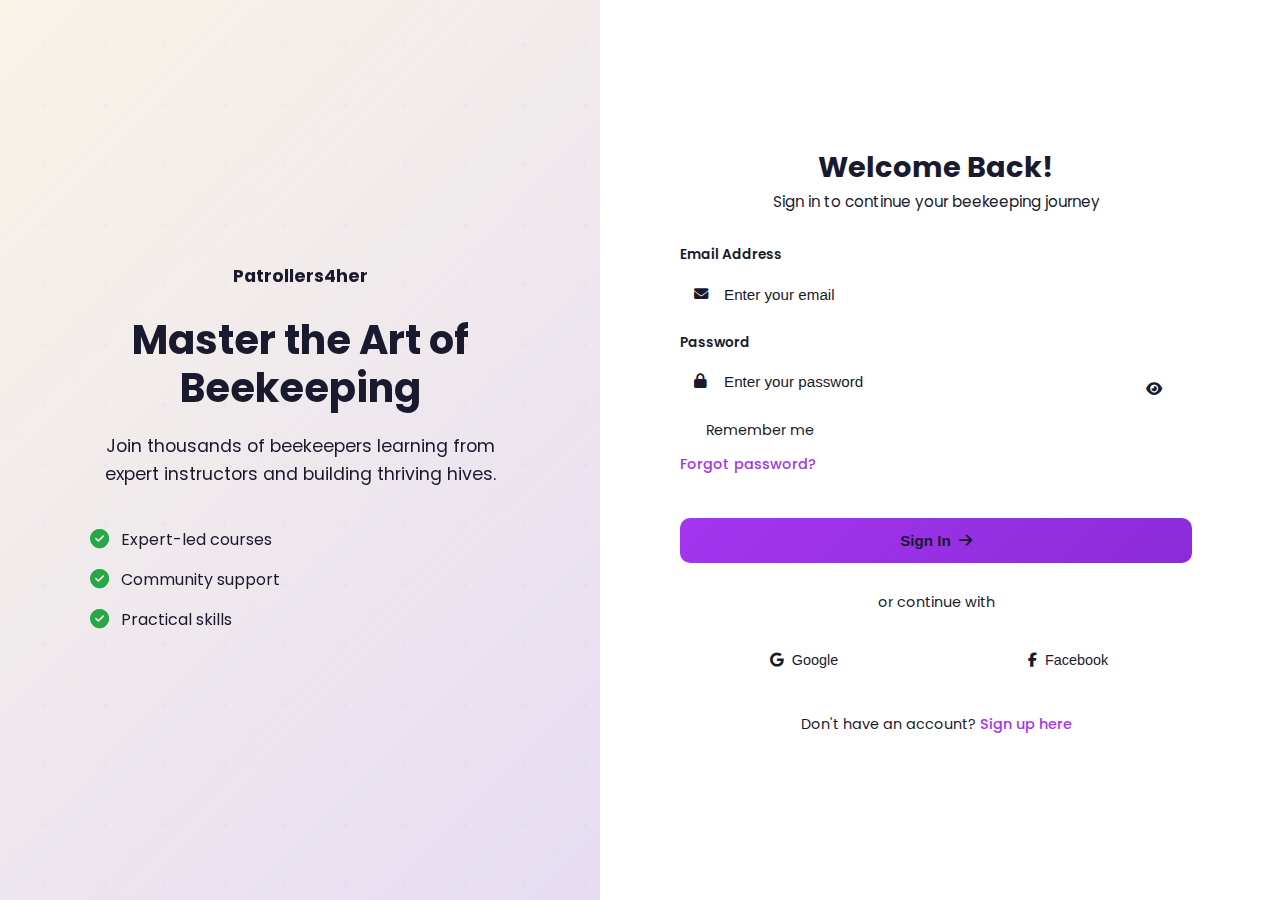
<file: login.html>
<!DOCTYPE html>
<html lang="en">
<head>
    <meta charset="UTF-8">
    <meta name="viewport" content="width=device-width, initial-scale=1.0">
    <title>Patrollers4her</title>

    <!-- Favicon -->
    <link rel="icon" type="image/jpeg" href="images/favicon.jpeg">
    <link rel="shortcut icon" type="image/jpeg" href="images/favicon.jpeg">
    <link rel="apple-touch-icon" href="images/favicon.jpeg">
    <link rel="icon" sizes="32x32" type="image/jpeg" href="images/favicon.jpeg">
    <link rel="icon" sizes="16x16" type="image/jpeg" href="images/favicon.jpeg">

    <link rel="preconnect" href="https://fonts.googleapis.com">
    <link rel="preconnect" href="https://fonts.gstatic.com" crossorigin>
    <link href="https://fonts.googleapis.com/css2?family=Poppins:wght@300;400;500;600;700&display=swap" rel="stylesheet">
    <link rel="stylesheet" href="https://cdnjs.cloudflare.com/ajax/libs/font-awesome/6.4.0/css/all.min.css">
    <link rel="stylesheet" href="css/design-system.css">
    <link rel="stylesheet" href="css/auth.css">
</head>
<body>
    <div class="auth-container">
        <!-- Background Pattern -->
        <div class="background-pattern">
            <div class="honeycomb-pattern"></div>
        </div>

        <!-- Left Side - Image -->
        <div class="auth-image">
            <div class="image-overlay">
                <div class="brand-content">
                    <div class="logo">
                        <!-- <i class="fas fa-graduation-cap"></i> -->
                        <span>Patrollers4her</span>
                    </div>
                    <h1>Master the Art of Beekeeping</h1>
                    <p>Join thousands of beekeepers learning from expert instructors and building thriving hives.</p>
                    <div class="features">
                        <div class="feature">
                            <i class="fas fa-check-circle"></i>
                            <span>Expert-led courses</span>
                        </div>
                        <div class="feature">
                            <i class="fas fa-check-circle"></i>
                            <span>Community support</span>
                        </div>
                        <div class="feature">
                            <i class="fas fa-check-circle"></i>
                            <span>Practical skills</span>
                        </div>
                    </div>
                </div>
            </div>
        </div>

        <!-- Right Side - Login Form -->
        <div class="auth-form">
            <div class="form-container">
                <div class="form-header">
                    <h2>Welcome Back!</h2>
                    <p>Sign in to continue your beekeeping journey</p>
                </div>

                <form class="login-form" id="loginForm">
                    <div class="form-group">
                        <label for="email">Email Address</label>
                        <div class="input-wrapper">
                            <i class="fas fa-envelope"></i>
                            <input type="email" id="email" name="email" placeholder="Enter your email" required>
                        </div>
                    </div>

                    <div class="form-group">
                        <label for="password">Password</label>
                        <div class="input-wrapper">
                            <i class="fas fa-lock"></i>
                            <input type="password" id="password" name="password" placeholder="Enter your password" required>
                            <button type="button" class="toggle-password" id="togglePassword">
                                <i class="fas fa-eye"></i>
                            </button>
                        </div>
                    </div>

                    <div class="form-options">
                        <label class="checkbox-wrapper">
                            <input type="checkbox" id="remember" name="remember">
                            <span class="checkmark"></span>
                            Remember me
                        </label>
                        <a href="#" class="forgot-password">Forgot password?</a>
                    </div>

                    <button type="submit" class="submit-btn">
                        <span>Sign In</span>
                        <i class="fas fa-arrow-right"></i>
                    </button>
                </form>

                <div class="divider">
                    <span>or continue with</span>
                </div>

                <div class="social-login">
                    <button class="social-btn google">
                        <i class="fab fa-google"></i>
                        <span>Google</span>
                    </button>
                    <button class="social-btn facebook">
                        <i class="fab fa-facebook-f"></i>
                        <span>Facebook</span>
                    </button>
                </div>

                <div class="form-footer">
                    <p>Don't have an account? <a href="register.html">Sign up here</a></p>
                </div>
            </div>
        </div>
    </div>

    <script src="js/auth.js"></script>

    <style>
        /* Logo and Title Optimization */
        .logo {
            display: flex;
            align-items: center;
            gap: 10px;
            text-decoration: none;
            color: #333;
            font-weight: 600;
            flex-shrink: 0;
            min-width: 0;
        }

        .logo i {
            color: #FFC727;
            font-size: 1.8rem;
            flex-shrink: 0;
        }

        .logo span {
            font-size: 1.1rem;
            white-space: nowrap;
            overflow: hidden;
            text-overflow: ellipsis;
            max-width: 180px;
        }

        /* Responsive Title Text Sizing */
        @media (max-width: 1200px) {
            .logo span {
                max-width: 150px;
                font-size: 1rem;
            }
        }

        @media (max-width: 992px) {
            .logo span {
                max-width: 120px;
                font-size: 0.9rem;
            }
        }

        @media (max-width: 768px) {
            .logo span {
                max-width: 100px;
                font-size: 0.85rem;
            }
        }

        @media (max-width: 480px) {
            .logo span {
                max-width: 80px;
                font-size: 0.8rem;
            }
        }

        /* Mobile Responsive Styles */
        @media (max-width: 768px) {
            .auth-container {
                flex-direction: column;
                min-height: 100vh;
            }

            .auth-image {
                width: 100%;
                height: 200px;
                order: 1;
            }

            .auth-form {
                width: 100%;
                order: 2;
                padding: 20px;
            }

            .form-container {
                max-width: 100%;
                padding: 20px;
            }

            .brand-content h1 {
                font-size: 1.8rem;
                margin-bottom: 10px;
            }

            .brand-content p {
                font-size: 1rem;
                margin-bottom: 20px;
            }

            .features {
                flex-direction: column;
                gap: 15px;
            }

            .social-login {
                flex-direction: column;
                gap: 15px;
            }

            .social-btn {
                width: 100%;
            }
        }

        @media (max-width: 480px) {
            .auth-form {
                padding: 15px;
            }

            .form-container {
                padding: 15px;
            }

            .brand-content h1 {
                font-size: 1.5rem;
            }

            .brand-content p {
                font-size: 0.9rem;
            }

            .form-header h2 {
                font-size: 1.5rem;
            }

            .form-header p {
                font-size: 0.9rem;
            }

            .submit-btn {
                padding: 12px 20px;
                font-size: 0.9rem;
            }
        }
    </style>
</body>
</html>
</file>
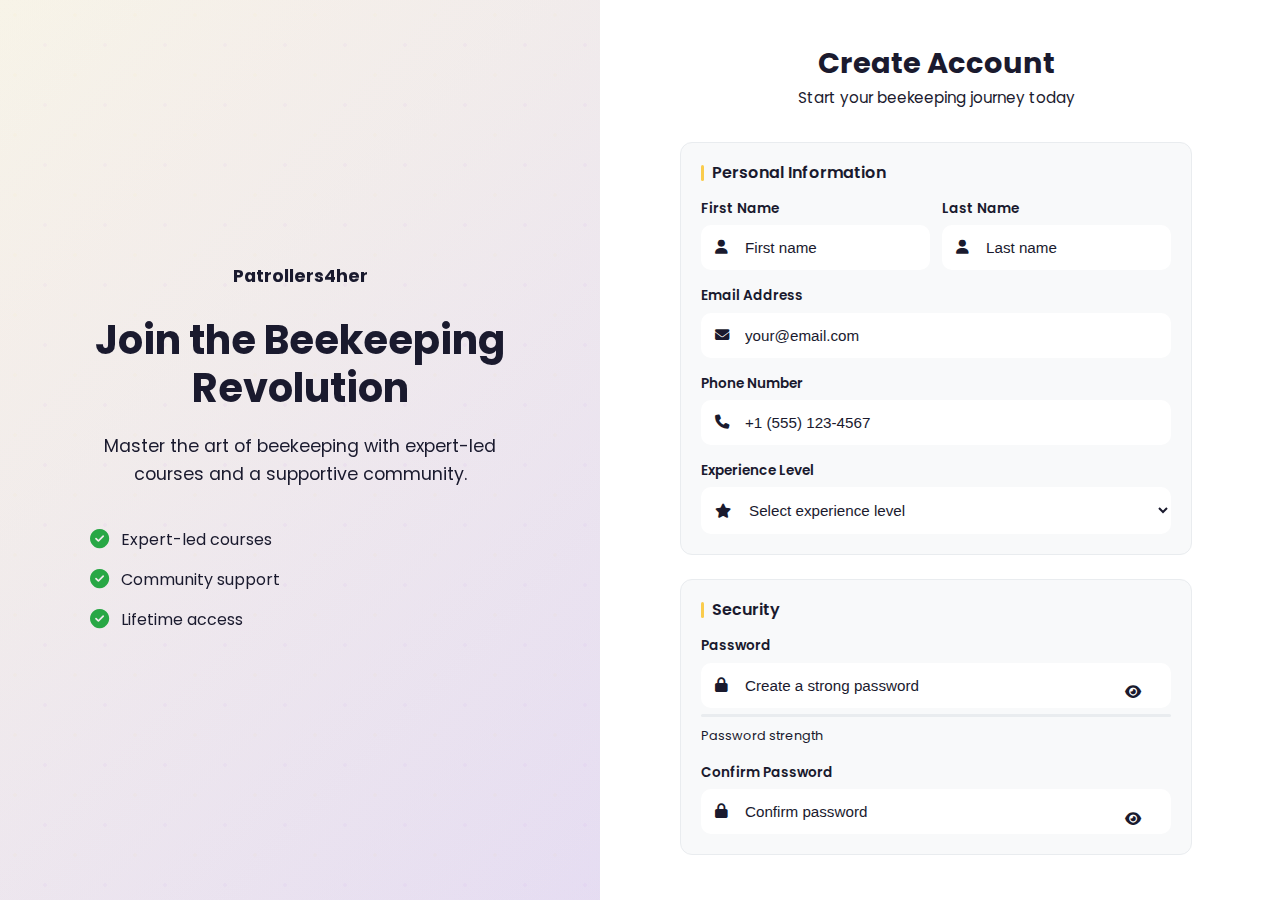
<file: register.html>
<!DOCTYPE html>
<html lang="en">
<head>
    <meta charset="UTF-8">
    <meta name="viewport" content="width=device-width, initial-scale=1.0">
    <title>Patrollers4her</title>

    <!-- Favicon -->
    <link rel="icon" type="image/jpeg" href="images/favicon.jpeg">
    <link rel="shortcut icon" type="image/jpeg" href="images/favicon.jpeg">
    <link rel="apple-touch-icon" href="images/favicon.jpeg">
    <link rel="icon" sizes="32x32" type="image/jpeg" href="images/favicon.jpeg">
    <link rel="icon" sizes="16x16" type="image/jpeg" href="images/favicon.jpeg">

    <link rel="preconnect" href="https://fonts.googleapis.com">
    <link rel="preconnect" href="https://fonts.gstatic.com" crossorigin>
    <link href="https://fonts.googleapis.com/css2?family=Poppins:wght@300;400;500;600;700&display=swap" rel="stylesheet">
    <link rel="stylesheet" href="https://cdnjs.cloudflare.com/ajax/libs/font-awesome/6.4.0/css/all.min.css">
    <link rel="stylesheet" href="css/design-system.css">
    <link rel="stylesheet" href="css/auth.css">
</head>
<body>
    <div class="auth-container">
        <!-- Background Pattern -->
        <div class="background-pattern">
            <div class="honeycomb-pattern"></div>
        </div>

        <!-- Left Side - Image -->
        <div class="auth-image">
            <div class="image-overlay">
                <div class="brand-content">
                    <div class="logo">
                        <!-- <i class="fas fa-graduation-cap"></i> -->
                        <span>Patrollers4her</span>
                    </div>
                    <h1>Join the Beekeeping Revolution</h1>
                    <p>Master the art of beekeeping with expert-led courses and a supportive community.</p>
                    <div class="features">
                        <div class="feature">
                            <i class="fas fa-check-circle"></i>
                            <span>Expert-led courses</span>
                        </div>
                        <div class="feature">
                            <i class="fas fa-check-circle"></i>
                            <span>Community support</span>
                        </div>
                        <div class="feature">
                            <i class="fas fa-check-circle"></i>
                            <span>Lifetime access</span>
                        </div>
                    </div>
                </div>
            </div>
        </div>

        <!-- Right Side - Registration Form -->
        <div class="auth-form">
            <div class="form-container">
                <div class="form-header">
                    <h2>Create Account</h2>
                    <p>Start your beekeeping journey today</p>
                </div>

                <form class="register-form" id="registerForm">
                    <!-- Personal Information Section -->
                    <div class="form-section">
                        <h3 class="section-title">Personal Information</h3>
                        <div class="form-row">
                            <div class="form-group">
                                <label for="firstName">First Name</label>
                                <div class="input-wrapper">
                                    <i class="fas fa-user"></i>
                                    <input type="text" id="firstName" name="firstName" placeholder="First name" required>
                                </div>
                            </div>
                            <div class="form-group">
                                <label for="lastName">Last Name</label>
                                <div class="input-wrapper">
                                    <i class="fas fa-user"></i>
                                    <input type="text" id="lastName" name="lastName" placeholder="Last name" required>
                                </div>
                            </div>
                        </div>

                        <div class="form-group">
                            <label for="email">Email Address</label>
                            <div class="input-wrapper">
                                <i class="fas fa-envelope"></i>
                                <input type="email" id="email" name="email" placeholder="your@email.com" required>
                            </div>
                        </div>

                        <div class="form-group">
                            <label for="phone">Phone Number</label>
                            <div class="input-wrapper">
                                <i class="fas fa-phone"></i>
                                <input type="tel" id="phone" name="phone" placeholder="+1 (555) 123-4567" required>
                            </div>
                        </div>

                        <div class="form-group">
                            <label for="experience">Experience Level</label>
                            <div class="input-wrapper">
                                <i class="fas fa-star"></i>
                                <select id="experience" name="experience" required>
                                    <option value="">Select experience level</option>
                                    <option value="beginner">Beginner (0-1 years)</option>
                                    <option value="intermediate">Intermediate (1-3 years)</option>
                                    <option value="advanced">Advanced (3+ years)</option>
                                    <option value="professional">Professional</option>
                                </select>
                            </div>
                        </div>
                    </div>

                    <!-- Security Section -->
                    <div class="form-section">
                        <h3 class="section-title">Security</h3>
                        <div class="form-group">
                            <label for="password">Password</label>
                            <div class="input-wrapper">
                                <i class="fas fa-lock"></i>
                                <input type="password" id="password" name="password" placeholder="Create a strong password" required>
                                <button type="button" class="toggle-password" id="togglePassword">
                                    <i class="fas fa-eye"></i>
                                </button>
                            </div>
                            <div class="password-strength" id="passwordStrength">
                                <div class="strength-bar">
                                    <div class="strength-fill" id="strengthFill"></div>
                                </div>
                                <span class="strength-text" id="strengthText">Password strength</span>
                            </div>
                        </div>

                        <div class="form-group">
                            <label for="confirmPassword">Confirm Password</label>
                            <div class="input-wrapper">
                                <i class="fas fa-lock"></i>
                                <input type="password" id="confirmPassword" name="confirmPassword" placeholder="Confirm password" required>
                                <button type="button" class="toggle-password" id="toggleConfirmPassword">
                                    <i class="fas fa-eye"></i>
                                </button>
                            </div>
                        </div>
                    </div>

                    <!-- Preferences Section -->
                    <div class="form-section">
                        <h3 class="section-title">Preferences</h3>
                        <div class="form-options">
                            <label class="checkbox-wrapper">
                                <input type="checkbox" id="newsletter" name="newsletter">
                                <span class="checkmark"></span>
                                Receive beekeeping tips and updates
                            </label>
                        </div>
                    </div>

                    <!-- Terms Section -->
                    <div class="form-section">
                        <div class="form-options">
                            <label class="checkbox-wrapper required">
                                <input type="checkbox" id="terms" name="terms" required>
                                <span class="checkmark"></span>
                                I agree to the <a href="#" class="terms-link">Terms of Service</a> and <a href="#" class="terms-link">Privacy Policy</a>
                            </label>
                        </div>
                    </div>

                    <button type="submit" class="submit-btn">
                        <span>Create Account</span>
                        <i class="fas fa-arrow-right"></i>
                    </button>
                </form>

                <div class="divider">
                    <span>or continue with</span>
                </div>

                <div class="social-login">
                    <button class="social-btn google">
                        <i class="fab fa-google"></i>
                        <span>Google</span>
                    </button>
                    <button class="social-btn facebook">
                        <i class="fab fa-facebook-f"></i>
                        <span>Facebook</span>
                    </button>
                </div>

                <div class="form-footer">
                    <p>Already have an account? <a href="login.html">Sign in here</a></p>
                </div>
            </div>
        </div>
    </div>

    <script src="js/auth.js"></script>

    <style>
        /* Logo and Title Optimization */
        .logo {
            display: flex;
            align-items: center;
            gap: 10px;
            text-decoration: none;
            color: #333;
            font-weight: 600;
            flex-shrink: 0;
            min-width: 0;
        }

        .logo i {
            color: #FFC727;
            font-size: 1.8rem;
            flex-shrink: 0;
        }

        .logo span {
            font-size: 1.1rem;
            white-space: nowrap;
            overflow: hidden;
            text-overflow: ellipsis;
            max-width: 180px;
        }

        /* Responsive Title Text Sizing */
        @media (max-width: 1200px) {
            .logo span {
                max-width: 150px;
                font-size: 1rem;
            }
        }

        @media (max-width: 992px) {
            .logo span {
                max-width: 120px;
                font-size: 0.9rem;
            }
        }

        @media (max-width: 768px) {
            .logo span {
                max-width: 100px;
                font-size: 0.85rem;
            }
        }

        @media (max-width: 480px) {
            .logo span {
                max-width: 80px;
                font-size: 0.8rem;
            }
        }

        /* Mobile Responsive Styles */
        @media (max-width: 768px) {
            .auth-container {
                flex-direction: column;
                min-height: 100vh;
            }

            .auth-image {
                width: 100%;
                height: 200px;
                order: 1;
            }

            .auth-form {
                width: 100%;
                order: 2;
                padding: 20px;
            }

            .form-container {
                max-width: 100%;
                padding: 20px;
            }

            .brand-content h1 {
                font-size: 1.8rem;
                margin-bottom: 10px;
            }

            .brand-content p {
                font-size: 1rem;
                margin-bottom: 20px;
            }

            .features {
                flex-direction: column;
                gap: 15px;
            }

            .form-row {
                flex-direction: column;
                gap: 15px;
            }

            .form-group {
                width: 100%;
            }

            .social-login {
                flex-direction: column;
                gap: 15px;
            }

            .social-btn {
                width: 100%;
            }

            .form-section {
                padding: 20px 0;
            }
        }

        @media (max-width: 480px) {
            .auth-form {
                padding: 15px;
            }

            .form-container {
                padding: 15px;
            }

            .brand-content h1 {
                font-size: 1.5rem;
            }

            .brand-content p {
                font-size: 0.9rem;
            }

            .section-title {
                font-size: 1.3rem;
            }

            .submit-btn {
                padding: 12px 20px;
                font-size: 0.9rem;
            }

            .form-section {
                padding: 15px 0;
            }
        }
    </style>
</body>
</html>
</file>
<file: css/design-system.css>
/* Unified Design System - Pollen Patrol Academy */
/* This file contains the core design system used across all pages */

:root {
    /* Enhanced Color System */
    --udemy-purple: #A435F0;
    --udemy-purple-hover: #8B2BD9;
    --udemy-purple-light: #E8D5F7;
    --udemy-purple-dark: #6B1A9E;

    --dark-bg: #0F0F23;
    --dark-surface: #1A1A2E;
    --dark-surface-hover: #16213E;

    --text-primary: #1A1A2E;
    --text-secondary: #4A5568;
    --text-tertiary: #718096;
    --text-inverse: #FFFFFF;
    --text-muted: #A0AEC0;

    --border-light: #E2E8F0;
    --border-medium: #CBD5E0;
    --border-dark: #A0AEC0;

    --white: #FFFFFF;
    --surface: #FAFAFA;
    --surface-hover: #F7FAFC;

    /* Status Colors */
    --success: #10B981;
    --success-light: #D1FAE5;
    --success-dark: #059669;

    --warning: #F59E0B;
    --warning-light: #FEF3C7;
    --warning-dark: #D97706;

    --error: #EF4444;
    --error-light: #FEE2E2;
    --error-dark: #DC2626;

    --info: #3B82F6;
    --info-light: #DBEAFE;
    --info-dark: #2563EB;

    --primary-yellow: #F4C150;
    --primary-yellow-hover: #E0B040;
    --primary-yellow-light: #FEF7E0;

    /* Enhanced Shadows */
    --shadow-xs: 0 1px 2px rgba(0, 0, 0, 0.05);
    --shadow-sm: 0 1px 3px rgba(0, 0, 0, 0.1), 0 1px 2px rgba(0, 0, 0, 0.06);
    --shadow-md: 0 4px 6px rgba(0, 0, 0, 0.07), 0 2px 4px rgba(0, 0, 0, 0.06);
    --shadow-lg: 0 10px 15px rgba(0, 0, 0, 0.1), 0 4px 6px rgba(0, 0, 0, 0.05);
    --shadow-xl: 0 20px 25px rgba(0, 0, 0, 0.1), 0 10px 10px rgba(0, 0, 0, 0.04);
    --shadow-2xl: 0 25px 50px rgba(0, 0, 0, 0.15);

    /* Gradients */
    --gradient-primary: linear-gradient(135deg, #A435F0 0%, #8B2BD9 100%);
    --gradient-secondary: linear-gradient(135deg, #667eea 0%, #764ba2 100%);
    --gradient-success: linear-gradient(135deg, #10B981 0%, #059669 100%);
    --gradient-warning: linear-gradient(135deg, #F59E0B 0%, #D97706 100%);
    --gradient-error: linear-gradient(135deg, #EF4444 0%, #DC2626 100%);
    --gradient-info: linear-gradient(135deg, #3B82F6 0%, #2563EB 100%);
    --gradient-surface: linear-gradient(135deg, #FAFAFA 0%, #F7FAFC 100%);

    /* Spacing Scale */
    --space-xs: 0.25rem;
    --space-sm: 0.5rem;
    --space-md: 1rem;
    --space-lg: 1.5rem;
    --space-xl: 2rem;
    --space-2xl: 3rem;
    --space-3xl: 4rem;

    /* Border Radius */
    --radius-sm: 0.375rem;
    --radius-md: 0.5rem;
    --radius-lg: 0.75rem;
    --radius-xl: 1rem;
    --radius-2xl: 1.5rem;
    --radius-full: 9999px;

    /* Typography - Mobile Optimized */
    --font-size-xs: 0.875rem;    /* 14px - minimum readable size */
    --font-size-sm: 1rem;        /* 16px - base mobile size */
    --font-size-base: 1.125rem;  /* 18px - comfortable reading */
    --font-size-lg: 1.25rem;     /* 20px */
    --font-size-xl: 1.5rem;      /* 24px */
    --font-size-2xl: 1.875rem;   /* 30px */
    --font-size-3xl: 2.25rem;    /* 36px */
    --font-size-4xl: 2.75rem;    /* 44px */

    --font-weight-normal: 400;
    --font-weight-medium: 500;
    --font-weight-semibold: 600;
    --font-weight-bold: 700;

    --line-height-tight: 1.25;
    --line-height-normal: 1.5;
    --line-height-relaxed: 1.75;

    /* Transitions */
    --transition-fast: 150ms ease-in-out;
    --transition-normal: 250ms ease-in-out;
    --transition-slow: 350ms ease-in-out;
}

/* Base Styles */
* {
    margin: 0;
    padding: 0;
    box-sizing: border-box;
}

body {
    font-family: 'Poppins', -apple-system, BlinkMacSystemFont, 'Segoe UI', Roboto, Oxygen, Ubuntu, Cantarell, sans-serif;
    line-height: var(--line-height-normal);
    color: var(--text-primary);
    background: var(--gradient-surface);
    overflow-x: hidden;
    font-size: var(--font-size-base);
    font-weight: var(--font-weight-normal);
    -webkit-font-smoothing: antialiased;
    -moz-osx-font-smoothing: grayscale;
    text-rendering: optimizeLegibility;
    -webkit-text-size-adjust: 100%; /* Prevent iOS text scaling */
}

/* Mobile-First Typography */
h1, h2, h3, h4, h5, h6 {
    font-weight: var(--font-weight-bold);
    line-height: var(--line-height-tight);
    color: var(--text-primary);
    margin-bottom: var(--space-md);
}

h1 { font-size: var(--font-size-3xl); }
h2 { font-size: var(--font-size-2xl); }
h3 { font-size: var(--font-size-xl); }
h4 { font-size: var(--font-size-lg); }
h5 { font-size: var(--font-size-base); }
h6 { font-size: var(--font-size-sm); }

p {
    margin-bottom: var(--space-md);
    line-height: var(--line-height-normal);
}

/* Mobile-Optimized Touch Targets */
button,
a,
input[type="button"],
input[type="submit"],
input[type="reset"],
[role="button"] {
    min-height: 44px; /* iOS recommended minimum */
    min-width: 44px;
    touch-action: manipulation; /* Prevent double-tap zoom */
}

/* Mobile-Optimized Form Elements */
input,
textarea,
select {
    font-size: 16px; /* Prevent zoom on iOS */
    min-height: 44px;
    padding: var(--space-sm) var(--space-md);
    border: 1px solid var(--border-light);
    border-radius: var(--radius-md);
    transition: all var(--transition-normal);
}

input:focus,
textarea:focus,
select:focus {
    outline: none;
    border-color: var(--primary-yellow);
    box-shadow: 0 0 0 3px rgba(244, 193, 80, 0.1);
}

.container {
    max-width: 1400px;
    margin: 0 auto;
    padding: 0 var(--space-xl);
}

/* Typography Classes */
.text-xs { font-size: var(--font-size-xs); }
.text-sm { font-size: var(--font-size-sm); }
.text-base { font-size: var(--font-size-base); }
.text-lg { font-size: var(--font-size-lg); }
.text-xl { font-size: var(--font-size-xl); }
.text-2xl { font-size: var(--font-size-2xl); }
.text-3xl { font-size: var(--font-size-3xl); }
.text-4xl { font-size: var(--font-size-4xl); }

.font-normal { font-weight: var(--font-weight-normal); }
.font-medium { font-weight: var(--font-weight-medium); }
.font-semibold { font-weight: var(--font-weight-semibold); }
.font-bold { font-weight: var(--font-weight-bold); }

.text-primary { color: var(--text-primary); }
.text-secondary { color: var(--text-secondary); }
.text-tertiary { color: var(--text-tertiary); }
.text-inverse { color: var(--text-inverse); }
.text-muted { color: var(--text-muted); }

.text-success { color: var(--success); }
.text-warning { color: var(--warning); }
.text-error { color: var(--error); }
.text-info { color: var(--info); }

/* Spacing Classes */
.p-xs { padding: var(--space-xs); }
.p-sm { padding: var(--space-sm); }
.p-md { padding: var(--space-md); }
.p-lg { padding: var(--space-lg); }
.p-xl { padding: var(--space-xl); }
.p-2xl { padding: var(--space-2xl); }
.p-3xl { padding: var(--space-3xl); }

.m-xs { margin: var(--space-xs); }
.m-sm { margin: var(--space-sm); }
.m-md { margin: var(--space-md); }
.m-lg { margin: var(--space-lg); }
.m-xl { margin: var(--space-xl); }
.m-2xl { margin: var(--space-2xl); }
.m-3xl { margin: var(--space-3xl); }

/* Component Classes */

/* Cards */
.card {
    background: var(--white);
    border-radius: var(--radius-xl);
    box-shadow: var(--shadow-md);
    border: 1px solid var(--border-light);
    transition: all var(--transition-normal);
    position: relative;
    overflow: hidden;
}

.card::before {
    content: '';
    position: absolute;
    top: 0;
    left: 0;
    right: 0;
    height: 3px;
    background: var(--gradient-primary);
    transform: scaleX(0);
    transition: transform var(--transition-normal);
}

.card:hover {
    transform: translateY(-4px);
    box-shadow: var(--shadow-xl);
    border-color: var(--udemy-purple-light);
}

.card:hover::before {
    transform: scaleX(1);
}

.card-header {
    padding: var(--space-xl);
    border-bottom: 1px solid var(--border-light);
}

.card-body {
    padding: var(--space-xl);
}

.card-footer {
    padding: var(--space-xl);
    border-top: 1px solid var(--border-light);
    background: var(--surface);
}

/* Buttons */
.btn {
    display: inline-flex;
    align-items: center;
    justify-content: center;
    gap: var(--space-sm);
    padding: var(--space-sm) var(--space-lg);
    border: none;
    border-radius: var(--radius-full);
    font-weight: var(--font-weight-medium);
    font-size: var(--font-size-sm);
    cursor: pointer;
    transition: all var(--transition-fast);
    text-decoration: none;
    position: relative;
    overflow: hidden;
    min-height: 44px;
    min-width: 44px;
}

.btn::before {
    content: '';
    position: absolute;
    top: 0;
    left: -100%;
    width: 100%;
    height: 100%;
    background: var(--gradient-primary);
    transition: left var(--transition-fast);
    z-index: 1;
}

.btn span {
    position: relative;
    z-index: 2;
}

.btn:hover {
    transform: translateY(-1px);
    box-shadow: var(--shadow-sm);
}

.btn:hover::before {
    left: 0;
}

.btn:hover span {
    color: var(--text-inverse);
}

.btn-primary {
    background: var(--gradient-primary);
    color: var(--text-inverse);
    border: 1px solid var(--udemy-purple);
}

.btn-primary:hover {
    box-shadow: var(--shadow-md);
}

.btn-secondary {
    background: var(--surface);
    color: var(--text-secondary);
    border: 1px solid var(--border-light);
}

.btn-secondary:hover {
    border-color: var(--udemy-purple);
    color: var(--udemy-purple);
}

.btn-success {
    background: var(--gradient-success);
    color: var(--text-inverse);
    border: 1px solid var(--success);
}

.btn-warning {
    background: var(--gradient-warning);
    color: var(--text-inverse);
    border: 1px solid var(--warning);
}

.btn-error {
    background: var(--gradient-error);
    color: var(--text-inverse);
    border: 1px solid var(--error);
}

.btn-info {
    background: var(--gradient-info);
    color: var(--text-inverse);
    border: 1px solid var(--info);
}

/* Form Elements */
.form-group {
    margin-bottom: var(--space-lg);
}

.form-label {
    display: block;
    font-size: var(--font-size-sm);
    font-weight: var(--font-weight-medium);
    color: var(--text-secondary);
    margin-bottom: var(--space-sm);
}

.form-input {
    width: 100%;
    padding: var(--space-sm) var(--space-md);
    border: 1px solid var(--border-light);
    border-radius: var(--radius-md);
    font-size: var(--font-size-base);
    transition: all var(--transition-fast);
    background: var(--white);
}

.form-input:focus {
    outline: none;
    border-color: var(--udemy-purple);
    box-shadow: 0 0 0 3px rgba(164, 53, 240, 0.1);
}

.form-input::placeholder {
    color: var(--text-muted);
}

.form-select {
    width: 100%;
    padding: var(--space-sm) var(--space-md);
    border: 1px solid var(--border-light);
    border-radius: var(--radius-md);
    font-size: var(--font-size-base);
    background: var(--white);
    cursor: pointer;
    transition: all var(--transition-fast);
}

.form-select:focus {
    outline: none;
    border-color: var(--udemy-purple);
    box-shadow: 0 0 0 3px rgba(164, 53, 240, 0.1);
}

/* Section Headers */
.section-header {
    display: flex;
    justify-content: space-between;
    align-items: center;
    margin-bottom: var(--space-xl);
    padding-bottom: var(--space-md);
    border-bottom: 1px solid var(--border-light);
    position: relative;
}

.section-header::after {
    content: '';
    position: absolute;
    bottom: -1px;
    left: 0;
    width: 60px;
    height: 2px;
    background: var(--gradient-primary);
    border-radius: var(--radius-full);
}

.section-header h2 {
    font-size: var(--font-size-2xl);
    font-weight: var(--font-weight-bold);
    color: var(--text-primary);
    display: flex;
    align-items: center;
    gap: var(--space-sm);
    letter-spacing: -0.025em;
    line-height: var(--line-height-tight);
    margin: 0;
}

.section-header h2 i {
    color: var(--udemy-purple);
    font-size: var(--font-size-xl);
    background: var(--udemy-purple-light);
    padding: var(--space-sm);
    border-radius: var(--radius-md);
    box-shadow: var(--shadow-xs);
}

/* Grid Systems */
.grid {
    display: grid;
    gap: var(--space-xl);
}

.grid-cols-1 { grid-template-columns: 1fr; }
.grid-cols-2 { grid-template-columns: repeat(2, 1fr); }
.grid-cols-3 { grid-template-columns: repeat(3, 1fr); }
.grid-cols-4 { grid-template-columns: repeat(4, 1fr); }

.grid-auto-fit {
    grid-template-columns: repeat(auto-fit, minmax(280px, 1fr));
}

.grid-auto-fill {
    grid-template-columns: repeat(auto-fill, minmax(280px, 1fr));
}

/* Flex Utilities */
.flex { display: flex; }
.flex-col { flex-direction: column; }
.flex-wrap { flex-wrap: wrap; }
.items-center { align-items: center; }
.items-start { align-items: flex-start; }
.items-end { align-items: flex-end; }
.justify-center { justify-content: center; }
.justify-between { justify-content: space-between; }
.justify-start { justify-content: flex-start; }
.justify-end { justify-content: flex-end; }

/* Animations */
@keyframes fadeInUp {
    from {
        opacity: 0;
        transform: translateY(30px);
    }
    to {
        opacity: 1;
        transform: translateY(0);
    }
}

@keyframes slideInRight {
    from {
        opacity: 0;
        transform: translateX(30px);
    }
    to {
        opacity: 1;
        transform: translateX(0);
    }
}

@keyframes slideInLeft {
    from {
        opacity: 0;
        transform: translateX(-30px);
    }
    to {
        opacity: 1;
        transform: translateX(0);
    }
}

@keyframes pulse {
    0%, 100% {
        transform: scale(1);
    }
    50% {
        transform: scale(1.05);
    }
}

@keyframes shimmer {
    0% {
        background-position: -200px 0;
    }
    100% {
        background-position: calc(200px + 100%) 0;
    }
}

@keyframes float {
    0%, 100% {
        transform: translateY(0px);
    }
    50% {
        transform: translateY(-10px);
    }
}

@keyframes glow {
    0%, 100% {
        box-shadow: 0 0 5px rgba(164, 53, 240, 0.2);
    }
    50% {
        box-shadow: 0 0 20px rgba(164, 53, 240, 0.4), 0 0 30px rgba(164, 53, 240, 0.1);
    }
}

/* Animation Classes */
.animate-fade-in-up {
    animation: fadeInUp 0.6s ease-out;
}

.animate-slide-in-right {
    animation: slideInRight 0.6s ease-out;
}

.animate-slide-in-left {
    animation: slideInLeft 0.6s ease-out;
}

.animate-float {
    animation: float 3s ease-in-out infinite;
}

.animate-glow {
    animation: glow 2s ease-in-out infinite;
}

.animate-pulse {
    animation: pulse 2s infinite;
}

/* Staggered delays */
.animate-delay-100 { animation-delay: 0.1s; }
.animate-delay-200 { animation-delay: 0.2s; }
.animate-delay-300 { animation-delay: 0.3s; }
.animate-delay-400 { animation-delay: 0.4s; }
.animate-delay-500 { animation-delay: 0.5s; }

/* Loading States */
.loading {
    position: relative;
    overflow: hidden;
}

.loading::after {
    content: '';
    position: absolute;
    top: 0;
    left: 0;
    right: 0;
    bottom: 0;
    background: linear-gradient(90deg, transparent, rgba(255, 255, 255, 0.4), transparent);
    animation: shimmer 1.5s infinite;
}

/* Responsive Design */
@media (max-width: 768px) {
    .container {
        padding: 0 var(--space-lg);
    }

    .grid-cols-2,
    .grid-cols-3,
    .grid-cols-4 {
        grid-template-columns: 1fr;
    }

    .section-header {
        flex-direction: column;
        gap: var(--space-md);
        align-items: flex-start;
    }

    .section-header h2 {
        font-size: var(--font-size-xl);
    }

    .btn {
        width: 100%;
        justify-content: center;
    }

    .card-body,
    .card-header,
    .card-footer {
        padding: var(--space-lg);
    }
}

@media (max-width: 480px) {
    .container {
        padding: 0 var(--space-md);
    }

    .section-header h2 {
        font-size: var(--font-size-lg);
    }

    .card-body,
    .card-header,
    .card-footer {
        padding: var(--space-md);
    }
}

/* Accessibility */
@media (prefers-reduced-motion: reduce) {
    * {
        animation-duration: 0.01ms !important;
        animation-iteration-count: 1 !important;
        transition-duration: 0.01ms !important;
    }
}

button:focus,
input:focus,
select:focus,
a:focus {
    outline: 2px solid var(--udemy-purple);
    outline-offset: 2px;
}

@media (prefers-contrast: high) {
    :root {
        --border-light: #000000;
        --text-secondary: #000000;
    }
}

/* Mobile Touch Optimizations */
@media (max-width: 768px) {
    .btn,
    .form-input,
    .form-select {
        min-height: 44px;
    }

    .form-input,
    .form-select {
        font-size: 16px; /* Prevent zoom on iOS */
    }

    .card {
        -webkit-tap-highlight-color: rgba(164, 53, 240, 0.1);
    }
}

/* Mobile-First Responsive Utilities */
.hidden { display: none !important; }
.visible { display: block !important; }

/* Mobile-First Responsive Breakpoints */
@media (max-width: 480px) {
    .hidden-xs { display: none !important; }
    .visible-xs { display: block !important; }
    .container { padding: 0 var(--space-md); }
}

@media (max-width: 768px) {
    .hidden-mobile { display: none !important; }
    .visible-mobile { display: block !important; }
    .container { padding: 0 var(--space-lg); }
}

@media (min-width: 769px) {
    .hidden-desktop { display: none !important; }
    .visible-desktop { display: block !important; }
}

/* Mobile-Optimized Grid System */
.grid-mobile-1 { grid-template-columns: 1fr; }
.grid-mobile-2 { grid-template-columns: repeat(2, 1fr); }
.grid-mobile-3 { grid-template-columns: repeat(3, 1fr); }

@media (max-width: 768px) {
    .grid-mobile-1 { grid-template-columns: 1fr !important; }
    .grid-mobile-2 { grid-template-columns: 1fr !important; }
    .grid-mobile-3 { grid-template-columns: 1fr !important; }
}

/* Mobile-Optimized Spacing */
@media (max-width: 768px) {
    .mobile-p-0 { padding: 0 !important; }
    .mobile-p-1 { padding: var(--space-sm) !important; }
    .mobile-p-2 { padding: var(--space-md) !important; }
    .mobile-p-3 { padding: var(--space-lg) !important; }

    .mobile-m-0 { margin: 0 !important; }
    .mobile-m-1 { margin: var(--space-sm) !important; }
    .mobile-m-2 { margin: var(--space-md) !important; }
    .mobile-m-3 { margin: var(--space-lg) !important; }
}

/* Mobile-Optimized Text Sizes */
@media (max-width: 768px) {
    .mobile-text-xs { font-size: var(--font-size-xs) !important; }
    .mobile-text-sm { font-size: var(--font-size-sm) !important; }
    .mobile-text-base { font-size: var(--font-size-base) !important; }
    .mobile-text-lg { font-size: var(--font-size-lg) !important; }
    .mobile-text-xl { font-size: var(--font-size-xl) !important; }
}
</file>
<file: css/auth.css>
/* Authentication Styles - Uses Unified Design System */
/* Import the unified design system */
@import url('design-system.css');

/* Auth-specific overrides and additions */
:root {
    /* Auth-specific color overrides */
    --primary-yellow: #facc4c;
    --primary-yellow-hover: #f4c035;
    --success-green: #28A745;
    --error-red: #dc3545;
    --warning-orange: #ffc107;
    --gradient-purple: linear-gradient(135deg, #A435F0 0%, #667eea 100%);
}

body {
    background: linear-gradient(135deg, #f8f9fa 0%, #e9ecef 100%);
    min-height: 100vh;
}

/* Background Pattern */
.background-pattern {
    position: fixed;
    top: 0;
    left: 0;
    width: 100%;
    height: 100%;
    z-index: -1;
    opacity: 0.03;
}

.honeycomb-pattern {
    width: 100%;
    height: 100%;
    background-image:
        radial-gradient(circle at 25% 25%, var(--primary-yellow) 2px, transparent 2px),
        radial-gradient(circle at 75% 75%, var(--udemy-purple) 2px, transparent 2px);
    background-size: 60px 60px;
    animation: float 20s ease-in-out infinite;
}

@keyframes float {
    0%, 100% { transform: translateY(0px); }
    50% { transform: translateY(-20px); }
}

/* Main Container */
.auth-container {
    display: flex;
    min-height: 100vh;
    position: relative;
}

/* Left Side - Image */
.auth-image {
    flex: 1;
    background: linear-gradient(135deg, rgba(250, 204, 76, 0.1) 0%, rgba(164, 53, 240, 0.1) 100%);
    position: relative;
    display: flex;
    align-items: center;
    justify-content: center;
    overflow: hidden;
}

.auth-image::before {
    content: '';
    position: absolute;
    top: 0;
    left: 0;
    right: 0;
    bottom: 0;
    background: url('https://images.unsplash.com/photo-1465101046530-73398c7f28ca?auto=format&fit=crop&w=1200&q=80') center/cover;
    opacity: 0.3;
    z-index: 1;
}

.image-overlay {
    position: relative;
    z-index: 2;
    text-align: center;
    color: var(--text-dark);
    padding: 40px;
    max-width: 500px;
}

.brand-content .logo {
    display: flex;
    align-items: center;
    justify-content: center;
    font-size: 2rem;
    font-weight: 700;
    color: var(--text-dark);
    margin-bottom: 30px;
    line-height: 1;
}

.brand-content .logo i {
    margin-right: 12px;
    font-size: 2.5rem;
    display: flex;
    align-items: center;
    justify-content: center;
    line-height: 1;
}

.brand-content .logo span {
    display: flex;
    align-items: center;
    line-height: 1;
}

.brand-content h1 {
    font-size: 2.5rem;
    font-weight: 700;
    margin-bottom: 20px;
    line-height: 1.2;
}

.brand-content p {
    font-size: 1.1rem;
    color: var(--text-light);
    margin-bottom: 40px;
    line-height: 1.6;
}

.features {
    display: flex;
    flex-direction: column;
    gap: 16px;
}

.feature {
    display: flex;
    align-items: center;
    gap: 12px;
    font-size: 1rem;
    color: var(--text-dark);
}

.feature i {
    color: var(--success-green);
    font-size: 1.2rem;
}

/* Right Side - Form */
.auth-form {
    flex: 1;
    display: flex;
    align-items: center;
    justify-content: center;
    padding: 40px;
    background: var(--white);
}

.form-container {
    width: 100%;
    max-width: 520px;
    max-height: 90vh;
    overflow-y: auto;
    padding-right: 8px;
}

.form-container::-webkit-scrollbar {
    width: 6px;
}

.form-container::-webkit-scrollbar-track {
    background: #f1f1f1;
    border-radius: 3px;
}

.form-container::-webkit-scrollbar-thumb {
    background: #c1c1c1;
    border-radius: 3px;
}

.form-container::-webkit-scrollbar-thumb:hover {
    background: #a8a8a8;
}

.form-header {
    text-align: center;
    margin-bottom: 32px;
}

.form-header h2 {
    font-size: 1.8rem;
    font-weight: 700;
    color: var(--text-dark);
    margin-bottom: 6px;
}

.form-header p {
    color: var(--text-light);
    font-size: 0.95rem;
}

/* Form Sections */
.form-section {
    margin-bottom: 24px;
    padding: 20px;
    background: #f8f9fa;
    border-radius: 12px;
    border: 1px solid #e9ecef;
}

.form-section:last-of-type {
    margin-bottom: 20px;
}

.section-title {
    font-size: 1rem;
    font-weight: 600;
    color: var(--text-dark);
    margin-bottom: 16px;
    display: flex;
    align-items: center;
    gap: 8px;
}

.section-title::before {
    content: '';
    width: 3px;
    height: 16px;
    background: var(--primary-yellow);
    border-radius: 2px;
}

/* Form Groups */
.form-group {
    margin-bottom: 16px;
}

.form-group:last-child {
    margin-bottom: 0;
}

.form-row {
    display: grid;
    grid-template-columns: 1fr 1fr;
    gap: 12px;
}

.form-group label {
    display: block;
    font-weight: 600;
    color: var(--text-dark);
    margin-bottom: 6px;
    font-size: 0.85rem;
}

.input-wrapper {
    position: relative;
    display: flex;
    align-items: center;
}

.input-wrapper i {
    position: absolute;
    left: 14px;
    color: var(--text-lighter);
    font-size: 0.9rem;
    z-index: 2;
}

.input-wrapper input,
.input-wrapper select {
    width: 100%;
    padding: 14px 16px 14px 44px;
    border: 2px solid var(--border-color);
    border-radius: 10px;
    font-size: 0.95rem;
    transition: all 0.3s ease;
    background: var(--white);
    color: var(--text-dark);
}

.input-wrapper input:focus,
.input-wrapper select:focus {
    outline: none;
    border-color: var(--primary-yellow);
    box-shadow: 0 0 0 3px rgba(250, 204, 76, 0.1);
}

.input-wrapper input::placeholder {
    color: var(--text-lighter);
}

/* Password Toggle */
.toggle-password {
    position: absolute;
    right: 16px;
    background: none;
    border: none;
    color: var(--text-lighter);
    cursor: pointer;
    font-size: 1rem;
    padding: 4px;
    transition: color 0.3s ease;
}

.toggle-password:hover {
    color: var(--text-dark);
}

/* Password Strength */
.password-strength {
    margin-top: 6px;
}

.strength-bar {
    width: 100%;
    height: 3px;
    background: #e9ecef;
    border-radius: 2px;
    overflow: hidden;
    margin-bottom: 3px;
}

.strength-fill {
    height: 100%;
    width: 0%;
    transition: all 0.3s ease;
    border-radius: 2px;
}

.strength-fill.weak { width: 25%; background: var(--error-red); }
.strength-fill.fair { width: 50%; background: var(--warning-orange); }
.strength-fill.good { width: 75%; background: var(--primary-yellow); }
.strength-fill.strong { width: 100%; background: var(--success-green); }

.strength-text {
    font-size: 0.8rem;
    color: var(--text-lighter);
}

/* Form Options */
.form-options {
    display: flex;
    flex-direction: column;
    gap: 12px;
    margin-bottom: 20px;
}

.checkbox-wrapper {
    display: flex;
    align-items: center;
    gap: 8px;
    cursor: pointer;
    font-size: 0.9rem;
    color: var(--text-light);
}

.checkbox-wrapper input[type="checkbox"] {
    display: none;
}

.checkmark {
    width: 18px;
    height: 18px;
    border: 2px solid var(--border-color);
    border-radius: 4px;
    position: relative;
    transition: all 0.3s ease;
}

.checkbox-wrapper input[type="checkbox"]:checked + .checkmark {
    background: var(--primary-yellow);
    border-color: var(--primary-yellow);
}

.checkbox-wrapper input[type="checkbox"]:checked + .checkmark::after {
    content: '✓';
    position: absolute;
    top: 50%;
    left: 50%;
    transform: translate(-50%, -50%);
    color: var(--white);
    font-size: 0.8rem;
    font-weight: bold;
}

.checkbox-wrapper.required {
    border: 1px solid #e9ecef;
    padding: 12px;
    border-radius: 8px;
    background: #fff;
    margin-bottom: 0;
}

.checkbox-wrapper.required input[type="checkbox"]:checked + .checkmark {
    background-color: var(--success-green);
    border-color: var(--success-green);
}

.forgot-password {
    color: var(--udemy-purple);
    text-decoration: none;
    font-size: 0.9rem;
    font-weight: 500;
    transition: color 0.3s ease;
}

.forgot-password:hover {
    color: var(--primary-yellow);
}

.terms-link {
    color: var(--udemy-purple);
    text-decoration: none;
    font-weight: 500;
}

.terms-link:hover {
    color: var(--primary-yellow);
}

/* Submit Button */
.submit-btn {
    width: 100%;
    padding: 14px 24px;
    background: var(--gradient-primary);
    border: none;
    border-radius: 10px;
    color: var(--text-dark);
    font-size: 0.95rem;
    font-weight: 600;
    cursor: pointer;
    transition: all 0.3s ease;
    display: flex;
    align-items: center;
    justify-content: center;
    gap: 8px;
    margin-bottom: 20px;
}

.submit-btn:hover {
    transform: translateY(-2px);
    box-shadow: 0 8px 24px rgba(250, 204, 76, 0.3);
}

.submit-btn:active {
    transform: translateY(0);
}

/* Divider */
.divider {
    text-align: center;
    margin: 24px 0;
    position: relative;
}

.divider::before {
    content: '';
    position: absolute;
    top: 50%;
    left: 0;
    right: 0;
    height: 1px;
    background: var(--border-color);
}

.divider span {
    background: var(--white);
    padding: 0 16px;
    color: var(--text-lighter);
    font-size: 0.9rem;
}

/* Social Login */
.social-login {
    display: grid;
    grid-template-columns: 1fr 1fr;
    gap: 16px;
    margin-bottom: 32px;
}

.social-btn {
    padding: 12px 16px;
    border: 2px solid var(--border-color);
    border-radius: 12px;
    background: var(--white);
    color: var(--text-dark);
    font-size: 0.9rem;
    font-weight: 500;
    cursor: pointer;
    transition: all 0.3s ease;
    display: flex;
    align-items: center;
    justify-content: center;
    gap: 8px;
}

.social-btn:hover {
    border-color: var(--primary-yellow);
    transform: translateY(-1px);
    box-shadow: 0 4px 12px rgba(250, 204, 76, 0.2);
}

.social-btn.google:hover {
    border-color: #db4437;
    box-shadow: 0 4px 12px rgba(219, 68, 55, 0.2);
}

.social-btn.facebook:hover {
    border-color: #4267B2;
    box-shadow: 0 4px 12px rgba(66, 103, 178, 0.2);
}

/* Form Footer */
.form-footer {
    text-align: center;
    color: var(--text-light);
    font-size: 0.9rem;
}

.form-footer a {
    color: var(--udemy-purple);
    text-decoration: none;
    font-weight: 500;
    transition: color 0.3s ease;
}

.form-footer a:hover {
    color: var(--primary-yellow);
}

/* Responsive Design */
@media (max-width: 1024px) {
    .auth-container {
        flex-direction: column;
    }

    .auth-image {
        min-height: 300px;
        flex: none;
    }

    .auth-form {
        flex: 1;
        padding: 24px;
    }

    .form-row {
        grid-template-columns: 1fr;
    }

    .social-login {
        grid-template-columns: 1fr;
    }
}

@media (max-width: 768px) {
    .auth-image {
        min-height: 200px;
    }

    .brand-content h1 {
        font-size: 2rem;
    }

    .brand-content p {
        font-size: 1rem;
    }

    .form-header h2 {
        font-size: 1.75rem;
    }

    .auth-form {
        padding: 20px;
    }

    .form-options {
        flex-direction: column;
        align-items: flex-start;
    }

    .form-section {
        padding: 20px;
        margin-bottom: 24px;
    }

    .form-container {
        max-height: 85vh;
    }
}

@media (max-width: 480px) {
    .auth-image {
        min-height: 150px;
    }

    .brand-content {
        padding: 20px;
    }

    .brand-content h1 {
        font-size: 1.75rem;
    }

    .form-header h2 {
        font-size: 1.5rem;
    }

    .auth-form {
        padding: 16px;
    }

    .input-wrapper input,
    .input-wrapper select {
        padding: 14px 14px 14px 44px;
    }

    .submit-btn {
        padding: 14px 20px;
    }
}

/* Animation Classes */
.fade-in {
    animation: fadeIn 0.6s ease-out;
}

@keyframes fadeIn {
    from {
        opacity: 0;
        transform: translateY(20px);
    }
    to {
        opacity: 1;
        transform: translateY(0);
    }
}

.slide-in-right {
    animation: slideInRight 0.6s ease-out;
}

@keyframes slideInRight {
    from {
        opacity: 0;
        transform: translateX(30px);
    }
    to {
        opacity: 1;
        transform: translateX(0);
    }
}

/* Error States */
.input-wrapper.error input {
    border-color: var(--error-red);
    box-shadow: 0 0 0 3px rgba(220, 53, 69, 0.1);
}

.error-message {
    color: var(--error-red);
    font-size: 0.8rem;
    margin-top: 4px;
    display: flex;
    align-items: center;
    gap: 4px;
}

/* Success States */
.input-wrapper.success input {
    border-color: var(--success-green);
    box-shadow: 0 0 0 3px rgba(40, 167, 69, 0.1);
}

/* Loading State */
.submit-btn.loading {
    pointer-events: none;
    opacity: 0.7;
}

.submit-btn.loading span {
    opacity: 0;
}

.submit-btn.loading::after {
    content: '';
    position: absolute;
    width: 20px;
    height: 20px;
    border: 2px solid transparent;
    border-top: 2px solid var(--text-dark);
    border-radius: 50%;
    animation: spin 1s linear infinite;
}

@keyframes spin {
    0% { transform: rotate(0deg); }
    100% { transform: rotate(360deg); }
}
</file>
